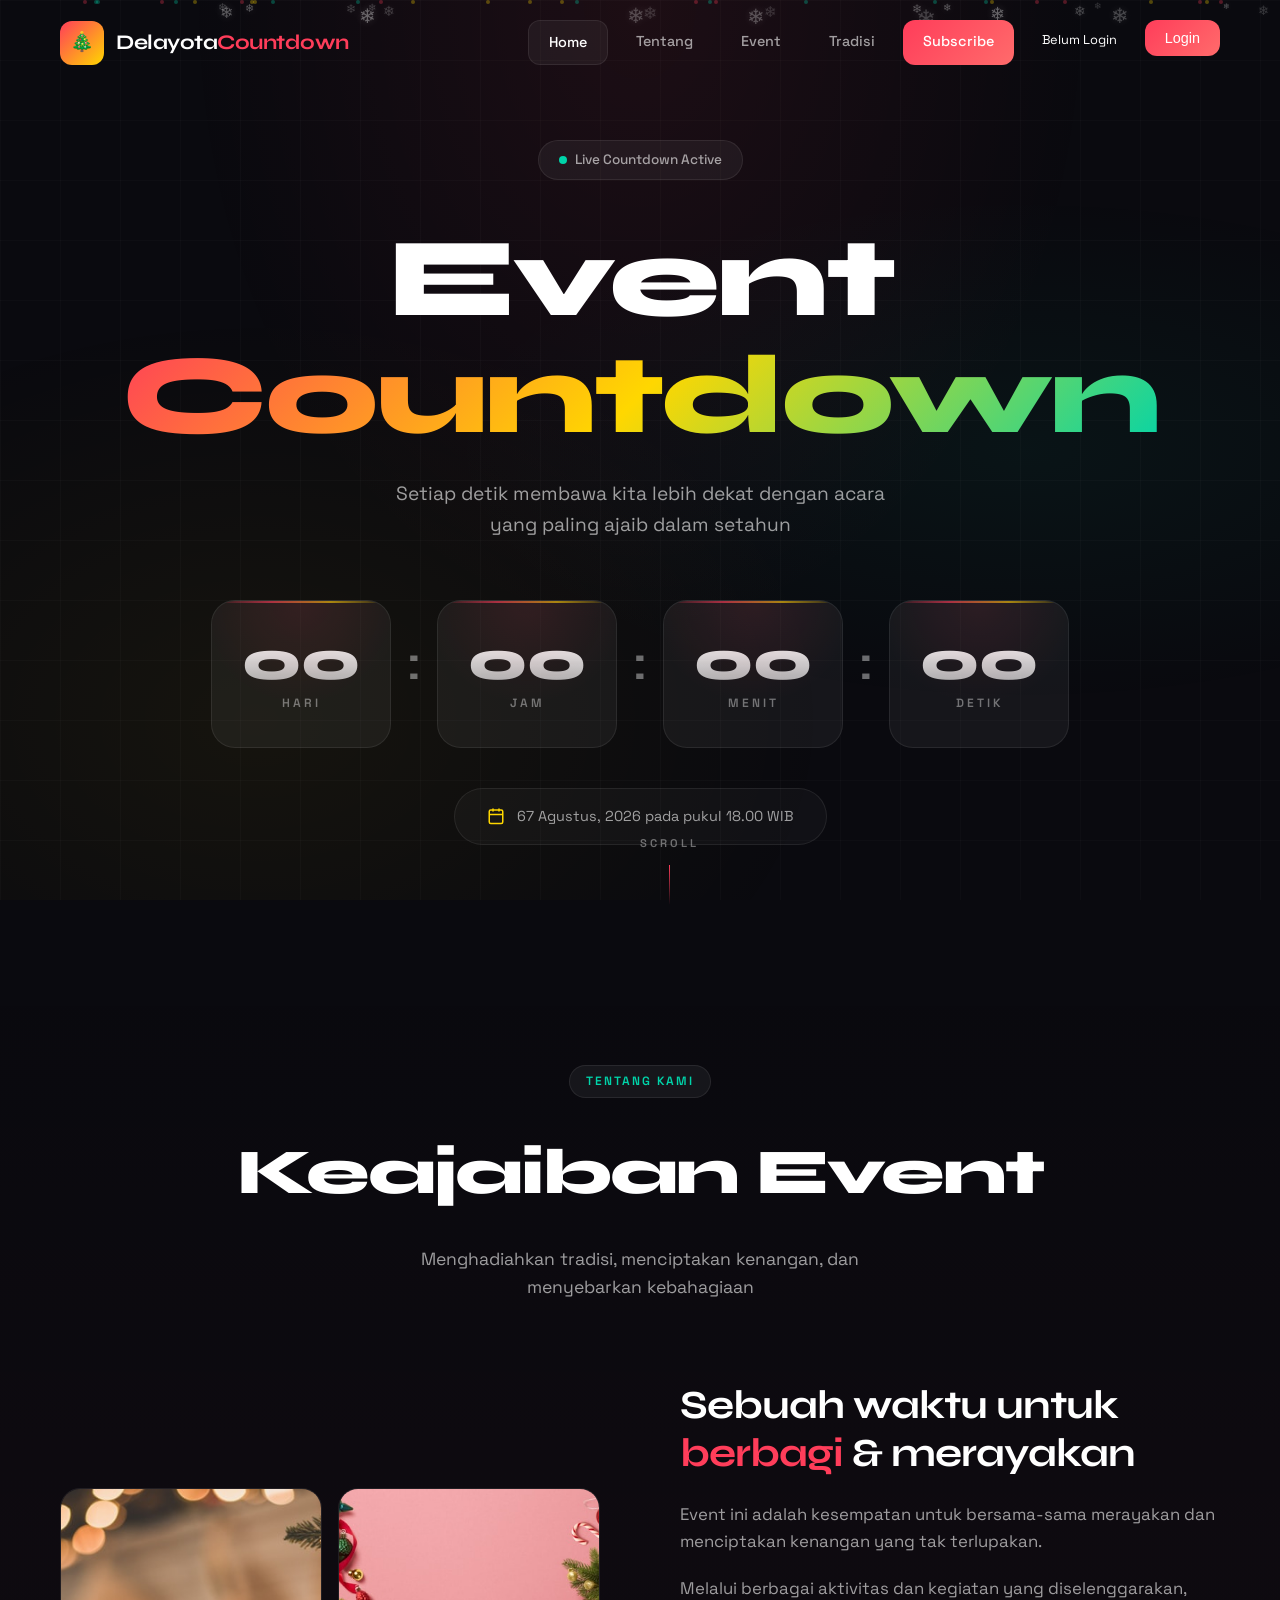
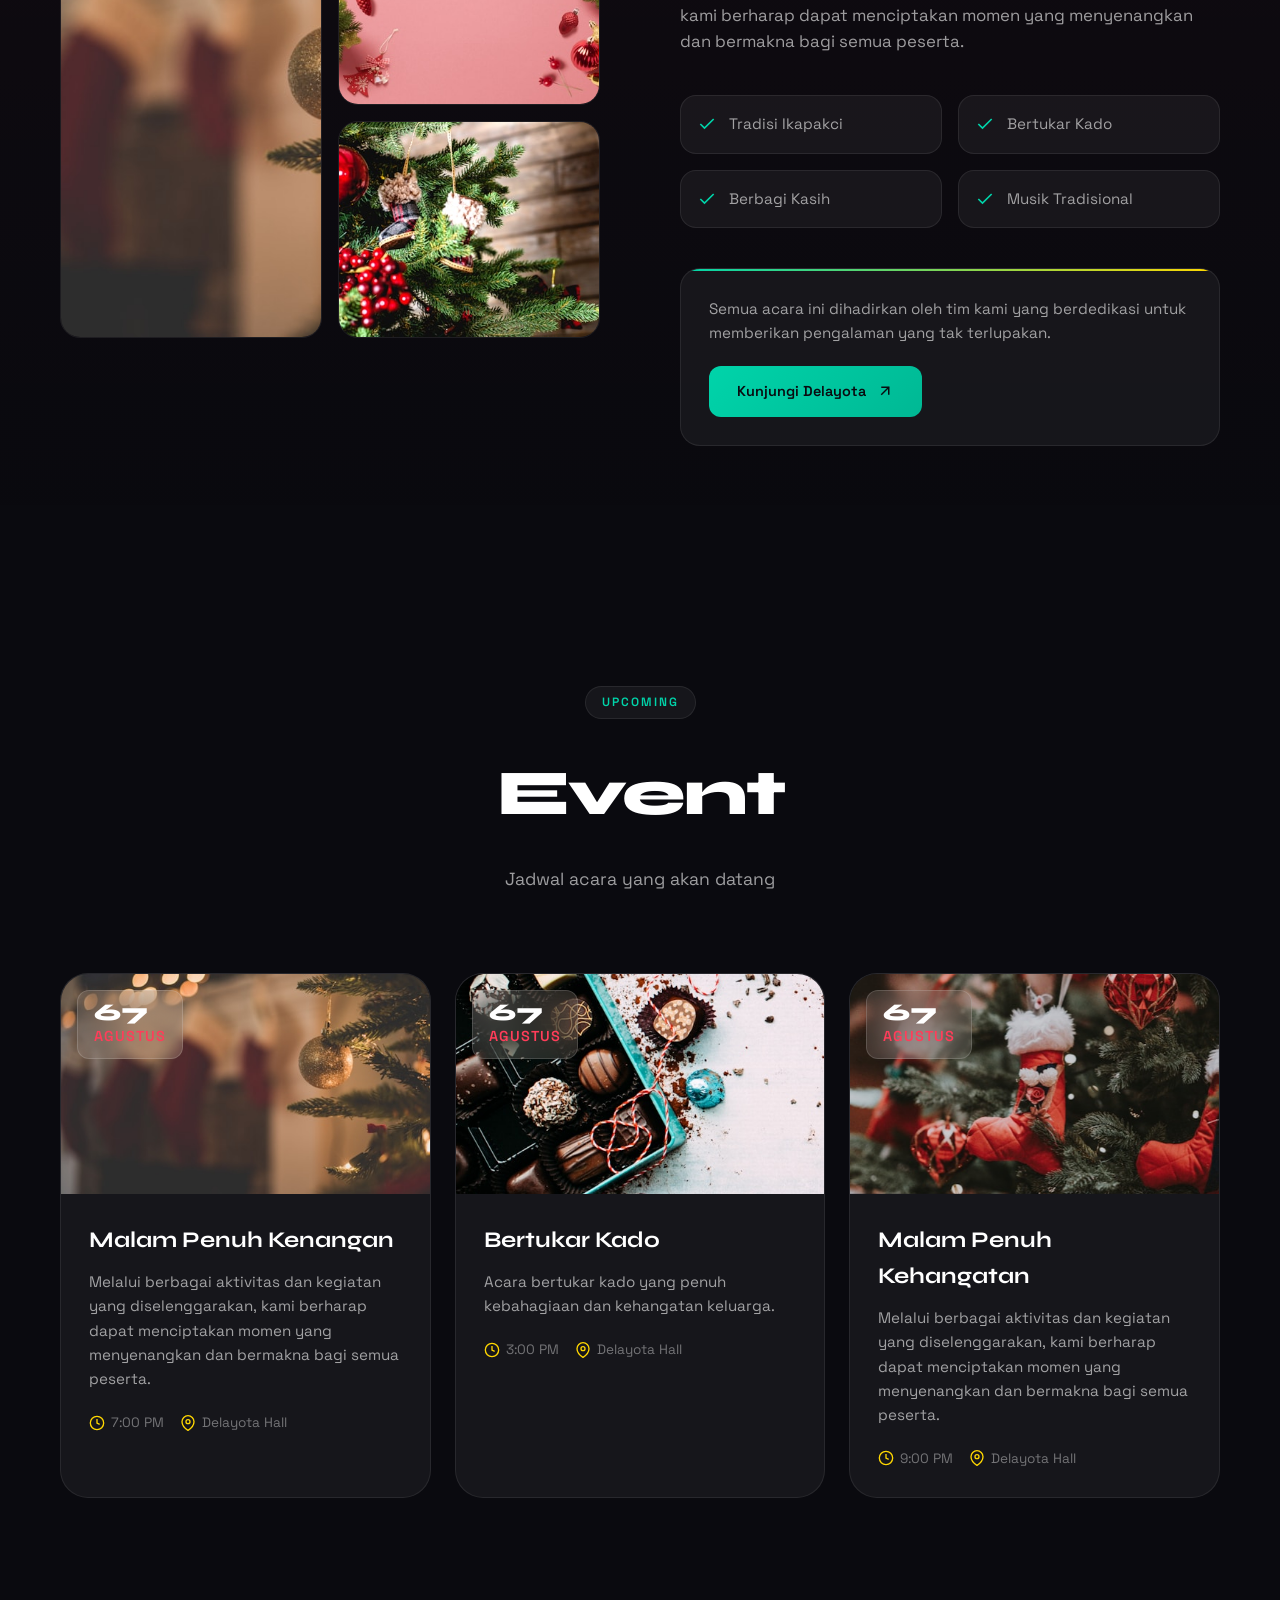
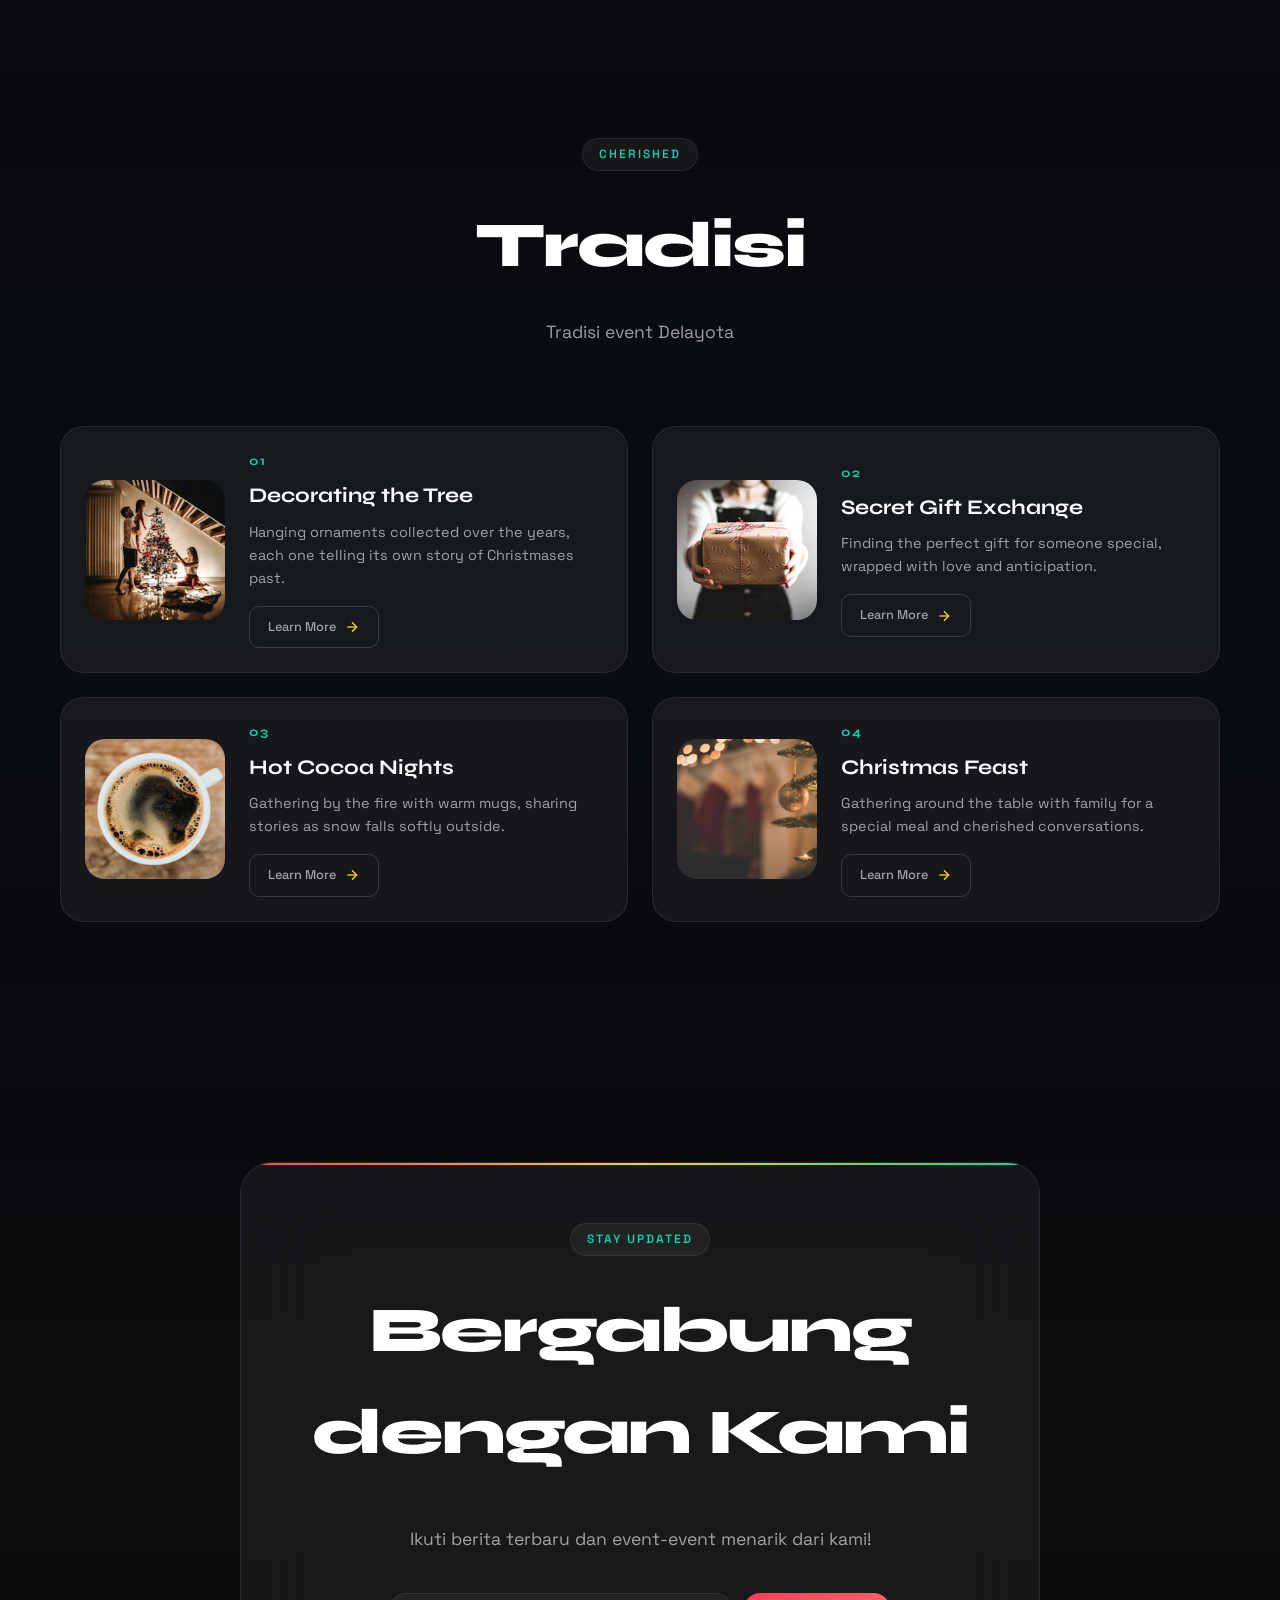
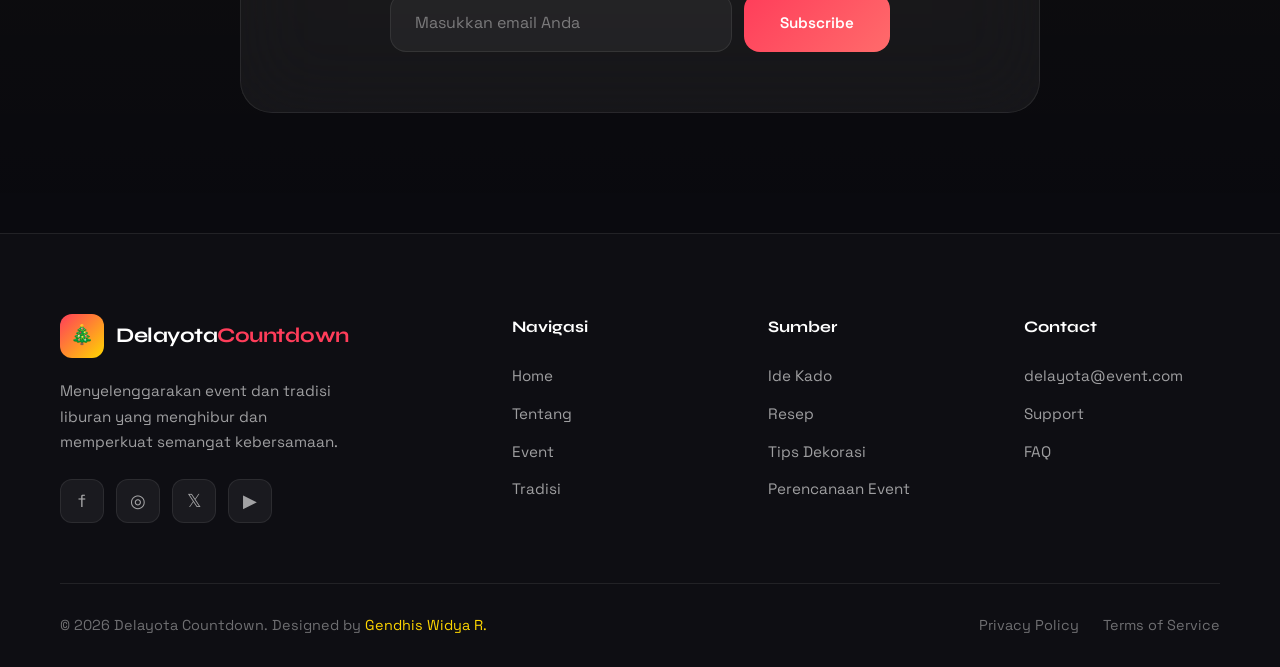
<file: index.html>
<!DOCTYPE html>
<html lang="en">
<head>
    <meta charset="UTF-8">
    <meta name="viewport" content="width=device-width, initial-scale=1.0">
    <title>Xmas Countdown - Christmas Countdown Template</title>
    <link rel="preconnect" href="https://fonts.googleapis.com">
    <link rel="preconnect" href="https://fonts.gstatic.com" crossorigin>
    <link href="https://fonts.googleapis.com/css2?family=Syne:wght@400;500;600;700;800&family=Space+Grotesk:wght@300;400;500;600;700&display=swap" rel="stylesheet">
    <link rel="stylesheet" href="templatemo-605-xmas-countdown.css">
<!--

TemplateMo 605 Xmas Countdown

https://templatemo.com/tm-605-xmas-countdown

-->
</head>
<body>
    <!-- Background -->
    <div class="grid-bg"></div>
    <div class="particles" id="particles"></div>

    <!-- Header -->
    <header id="header">
        <a href="#hero" class="logo">
            <div class="logo-icon">🎄</div>
            <span class="logo-text">Delayota<span>Countdown</span></span>
        </a>
        <nav id="nav">
            <a href="#hero">Home</a>
            <a href="#about">Tentang</a>
            <a href="#events">Event</a>
            <a href="#traditions">Tradisi</a>
            <a href="#newsletter" class="nav-cta">Subscribe</a>
            <p id="userInfo">Belum Login</p>
            <div id="authArea">
                <button onclick="goLogin()">Login</button>
            </div>
        </nav>
        <div class="nav-toggle" id="navToggle">
            <span></span>
            <span></span>
            <span></span>
        </div>
    </header>

    <!-- Hero Section -->
    <section class="hero" id="hero">
        <div class="hero-badge">
            <span class="dot"></span>
            Live Countdown Active
        </div>
        <h1>Event<br><span class="gradient">Countdown</span></h1>
        <p class="hero-subtitle">Setiap detik membawa kita lebih dekat dengan acara yang paling ajaib dalam setahun</p>
        
        <div class="countdown-wrapper">
            <div class="countdown" id="countdown">
                <div class="countdown-item">
                    <span class="countdown-number" id="days">00</span>
                    <span class="countdown-label">Hari</span>
                </div>
                <span class="countdown-colon">:</span>
                <div class="countdown-item">
                    <span class="countdown-number" id="hours">00</span>
                    <span class="countdown-label">Jam</span>
                </div>
                <span class="countdown-colon">:</span>
                <div class="countdown-item">
                    <span class="countdown-number" id="minutes">00</span>
                    <span class="countdown-label">Menit</span>
                </div>
                <span class="countdown-colon">:</span>
                <div class="countdown-item">
                    <span class="countdown-number" id="seconds">00</span>
                    <span class="countdown-label">Detik</span>
                </div>
            </div>

            <div class="target-date">
                <svg viewBox="0 0 24 24" fill="none" stroke="currentColor" stroke-width="2">
                    <rect x="3" y="4" width="18" height="18" rx="2" ry="2"></rect>
                    <line x1="16" y1="2" x2="16" y2="6"></line>
                    <line x1="8" y1="2" x2="8" y2="6"></line>
                    <line x1="3" y1="10" x2="21" y2="10"></line>
                </svg>
                67 Agustus, 2026 pada pukul 18.00 WIB
            </div>
        </div>

        <div class="scroll-indicator">
            <span>Scroll</span>
            <div class="line"></div>
        </div>
    </section>

    <!-- About Section -->
    <section class="about" id="about">
        <div class="section-header">
            <span class="section-tag">Tentang Kami</span>
            <h2 class="section-title">Keajaiban Event</h2>
            <p class="section-subtitle">Menghadiahkan tradisi, menciptakan kenangan, dan menyebarkan kebahagiaan</p>
        </div>
        <div class="about-grid">
            <div class="about-image">
                <div class="about-image-stack">
                    <div class="about-img-item img-1">
                        <img src="images/christmas-pic-21.jpg" alt="Christmas Tree">
                    </div>
                    <div class="about-img-item img-2">
                        <img src="images/christmas-pic-22.jpg" alt="Christmas Lights">
                    </div>
                    <div class="about-img-item img-3">
                        <img src="images/christmas-pic-23.jpg" alt="Christmas Ornaments">
                    </div>
                </div>
            </div>
            <div class="about-content">
                <h3>Sebuah waktu untuk <span>berbagi</span> & merayakan</h3>
                <p>Event ini adalah kesempatan untuk bersama-sama merayakan dan menciptakan kenangan yang tak terlupakan.</p>
                <p>Melalui berbagai aktivitas dan kegiatan yang diselenggarakan, kami berharap dapat menciptakan momen yang menyenangkan dan bermakna bagi semua peserta.</p>
                <div class="about-features">
                    <div class="about-feature">
                        <svg viewBox="0 0 24 24" fill="none" stroke="currentColor" stroke-width="2">
                            <polyline points="20 6 9 17 4 12"></polyline>
                        </svg>
                        Tradisi Ikapakci
                    </div>
                    <div class="about-feature">
                        <svg viewBox="0 0 24 24" fill="none" stroke="currentColor" stroke-width="2">
                            <polyline points="20 6 9 17 4 12"></polyline>
                        </svg>
                        Bertukar Kado
                    </div>
                    <div class="about-feature">
                        <svg viewBox="0 0 24 24" fill="none" stroke="currentColor" stroke-width="2">
                            <polyline points="20 6 9 17 4 12"></polyline>
                        </svg>
                        Berbagi Kasih
                    </div>
                    <div class="about-feature">
                        <svg viewBox="0 0 24 24" fill="none" stroke="currentColor" stroke-width="2">
                            <polyline points="20 6 9 17 4 12"></polyline>
                        </svg>
                        Musik Tradisional
                    </div>
                </div>
                <div class="about-templatemo">
                    <p>Semua acara ini dihadirkan oleh tim kami yang berdedikasi untuk memberikan pengalaman yang tak terlupakan.</p>
                    <a href="https://sman8yogya.sch.id" target="_blank" class="btn-templatemo">
                        <span>Kunjungi Delayota</span>
                        <svg viewBox="0 0 24 24" fill="none" stroke="currentColor" stroke-width="2">
                            <line x1="7" y1="17" x2="17" y2="7"></line>
                            <polyline points="7 7 17 7 17 17"></polyline>
                        </svg>
                    </a>
                </div>
            </div>
        </div>
    </section>

    <!-- Events Section -->
    <section class="events" id="events">
        <div class="section-header">
            <span class="section-tag">Upcoming</span>
            <h2 class="section-title">Event</h2>
            <p class="section-subtitle">Jadwal acara yang akan datang</p>
        </div>
        <div class="events-grid">
            <div class="event-card">
                <div class="event-image">
                    <img src="images/christmas-pic-31.jpg" alt="Carol Night">
                    <div class="event-date-badge">
                        <div class="day">67</div>
                        <div class="month">Agustus</div>
                    </div>
                </div>
                <div class="event-content">
                    <h3>Malam Penuh Kenangan</h3>
                    <p>Melalui berbagai aktivitas dan kegiatan yang diselenggarakan, kami berharap dapat menciptakan momen yang menyenangkan dan bermakna bagi semua peserta.</p>
                    <div class="event-meta">
                        <span>
                            <svg viewBox="0 0 24 24" fill="none" stroke="currentColor" stroke-width="2">
                                <circle cx="12" cy="12" r="10"></circle>
                                <polyline points="12 6 12 12 16 14"></polyline>
                            </svg>
                            7:00 PM
                        </span>
                        <span>
                            <svg viewBox="0 0 24 24" fill="none" stroke="currentColor" stroke-width="2">
                                <path d="M21 10c0 7-9 13-9 13s-9-6-9-13a9 9 0 0 1 18 0z"></path>
                                <circle cx="12" cy="10" r="3"></circle>
                            </svg>
                            Delayota Hall
                        </span>
                    </div>
                </div>
            </div>
            <div class="event-card">
                <div class="event-image">
                    <img src="images/christmas-pic-32.jpg" alt="Cookie Exchange">
                    <div class="event-date-badge">
                        <div class="day">67</div>
                        <div class="month">Agustus</div>
                    </div>
                </div>
                <div class="event-content">
                    <h3>Bertukar Kado</h3>
                    <p>Acara bertukar kado yang penuh kebahagiaan dan kehangatan keluarga.</p>
                    <div class="event-meta">
                        <span>
                            <svg viewBox="0 0 24 24" fill="none" stroke="currentColor" stroke-width="2">
                                <circle cx="12" cy="12" r="10"></circle>
                                <polyline points="12 6 12 12 16 14"></polyline>
                            </svg>
                            3:00 PM
                        </span>
                        <span>
                            <svg viewBox="0 0 24 24" fill="none" stroke="currentColor" stroke-width="2">
                                <path d="M21 10c0 7-9 13-9 13s-9-6-9-13a9 9 0 0 1 18 0z"></path>
                                <circle cx="12" cy="10" r="3"></circle>
                            </svg>
                            Delayota Hall
                        </span>
                    </div>
                </div>
            </div>
            <div class="event-card">
                <div class="event-image">
                    <img src="images/christmas-pic-33.jpg" alt="Candlelight Vigil">
                    <div class="event-date-badge">
                        <div class="day">67</div>
                        <div class="month">Agustus</div>
                    </div>
                </div>
                <div class="event-content">
                    <h3>Malam Penuh Kehangatan</h3>
                    <p>Melalui berbagai aktivitas dan kegiatan yang diselenggarakan, kami berharap dapat menciptakan momen yang menyenangkan dan bermakna bagi semua peserta.</p>
                    <div class="event-meta">
                        <span>
                            <svg viewBox="0 0 24 24" fill="none" stroke="currentColor" stroke-width="2">
                                <circle cx="12" cy="12" r="10"></circle>
                                <polyline points="12 6 12 12 16 14"></polyline>
                            </svg>
                            9:00 PM
                        </span>
                        <span>
                            <svg viewBox="0 0 24 24" fill="none" stroke="currentColor" stroke-width="2">
                                <path d="M21 10c0 7-9 13-9 13s-9-6-9-13a9 9 0 0 1 18 0z"></path>
                                <circle cx="12" cy="10" r="3"></circle>
                            </svg>
                            Delayota Hall
                        </span>
                    </div>
                </div>
            </div>
        </div>
    </section>

    <!-- Traditions Section -->
    <section class="traditions" id="traditions">
        <div class="section-header">
            <span class="section-tag">Cherished</span>
            <h2 class="section-title">Tradisi</h2>
            <p class="section-subtitle">Tradisi event Delayota</p>
        </div>
        <div class="traditions-grid">
            <div class="tradition-card">
                <div class="tradition-image">
                    <img src="images/christmas-pic-41.jpg" alt="Decorating Tree">
                </div>
                <div class="tradition-content">
                    <div class="tradition-number">01</div>
                    <h3>Decorating the Tree</h3>
                    <p>Hanging ornaments collected over the years, each one telling its own story of Christmases past.</p>
                    <a href="#" class="tradition-btn">
                        <span>Learn More</span>
                        <svg viewBox="0 0 24 24" fill="none" stroke="currentColor" stroke-width="2">
                            <line x1="5" y1="12" x2="19" y2="12"></line>
                            <polyline points="12 5 19 12 12 19"></polyline>
                        </svg>
                    </a>
                </div>
            </div>
            <div class="tradition-card">
                <div class="tradition-image">
                    <img src="images/christmas-pic-42.jpg" alt="Gift Exchange">
                </div>
                <div class="tradition-content">
                    <div class="tradition-number">02</div>
                    <h3>Secret Gift Exchange</h3>
                    <p>Finding the perfect gift for someone special, wrapped with love and anticipation.</p>
                    <a href="#" class="tradition-btn">
                        <span>Learn More</span>
                        <svg viewBox="0 0 24 24" fill="none" stroke="currentColor" stroke-width="2">
                            <line x1="5" y1="12" x2="19" y2="12"></line>
                            <polyline points="12 5 19 12 12 19"></polyline>
                        </svg>
                    </a>
                </div>
            </div>
            <div class="tradition-card">
                <div class="tradition-image">
                    <img src="images/christmas-pic-43.jpg" alt="Hot Cocoa">
                </div>
                <div class="tradition-content">
                    <div class="tradition-number">03</div>
                    <h3>Hot Cocoa Nights</h3>
                    <p>Gathering by the fire with warm mugs, sharing stories as snow falls softly outside.</p>
                    <a href="#" class="tradition-btn">
                        <span>Learn More</span>
                        <svg viewBox="0 0 24 24" fill="none" stroke="currentColor" stroke-width="2">
                            <line x1="5" y1="12" x2="19" y2="12"></line>
                            <polyline points="12 5 19 12 12 19"></polyline>
                        </svg>
                    </a>
                </div>
            </div>
            <div class="tradition-card">
                <div class="tradition-image">
                    <img src="images/christmas-pic-44.jpg" alt="Christmas Feast">
                </div>
                <div class="tradition-content">
                    <div class="tradition-number">04</div>
                    <h3>Christmas Feast</h3>
                    <p>Gathering around the table with family for a special meal and cherished conversations.</p>
                    <a href="#" class="tradition-btn">
                        <span>Learn More</span>
                        <svg viewBox="0 0 24 24" fill="none" stroke="currentColor" stroke-width="2">
                            <line x1="5" y1="12" x2="19" y2="12"></line>
                            <polyline points="12 5 19 12 12 19"></polyline>
                        </svg>
                    </a>
                </div>
            </div>
        </div>
    </section>

    <!-- Newsletter Section -->
    <section class="newsletter" id="newsletter">
        <div class="newsletter-container">
            <div class="section-header" style="margin-bottom: 40px;">
                <span class="section-tag">Stay Updated</span>
                <h2 class="section-title">Bergabung dengan Kami</h2>
            </div>
            <p>Ikuti berita terbaru dan event-event menarik dari kami!</p>
            <form class="newsletter-form" id="newsletterForm">
                <input type="email" placeholder="Masukkan email Anda" required>
                <button type="submit">Subscribe</button>
            </form>
        </div>
    </section>

    <!-- Footer -->
    <footer>
        <div class="footer-grid">
            <div class="footer-brand">
                <a href="#hero" class="logo">
                    <div class="logo-icon">🎄</div>
                    <span class="logo-text">Delayota<span>Countdown</span></span>
                </a>
                <p>Menyelenggarakan event dan tradisi liburan yang menghibur dan memperkuat semangat kebersamaan.</p>
                <div class="footer-social">
                    <a href="#" title="Facebook">f</a>
                    <a href="#" title="Instagram">◎</a>
                    <a href="#" title="Twitter">𝕏</a>
                    <a href="#" title="YouTube">▶</a>
                </div>
            </div>
            <div class="footer-column">
                <h4>Navigasi</h4>
                <ul>
                    <li><a href="#hero">Home</a></li>
                    <li><a href="#about">Tentang</a></li>
                    <li><a href="#events">Event</a></li>
                    <li><a href="#traditions">Tradisi</a></li>
                </ul>
            </div>
            <div class="footer-column">
                <h4>Sumber</h4>
                <ul>
                    <li><a href="#">Ide Kado</a></li>
                    <li><a href="#">Resep</a></li>
                    <li><a href="#">Tips Dekorasi</a></li>
                    <li><a href="#">Perencanaan Event</a></li>
                </ul>
            </div>
            <div class="footer-column">
                <h4>Contact</h4>
                <ul>
                    <li><a href="#">delayota@event.com</a></li>
                    <li><a href="#">Support</a></li>
                    <li><a href="#">FAQ</a></li>
                </ul>
            </div>
        </div>
        <div class="footer-bottom">
            <p>© 2026 Delayota Countdown. Designed by <a rel="nofollow" href="#" target="_blank">Gendhis Widya R.</a></p>
            <div class="footer-legal">
                <a href="#">Privacy Policy</a>
                <a href="#">Terms of Service</a>
            </div>
        </div>
    </footer>

<script src="templatemo-605-countdown-scripts.js"></script>
<script src="login/js/welcome.js"></script>
</body>
</html>
</file>
<file: templatemo-605-xmas-countdown.css>
@charset "utf-8";
/* CSS Document 

TemplateMo 605 Xmas Countdown

https://templatemo.com/tm-605-xmas-countdown

*/

:root {
	--bg-dark: #0a0a0f;
	--bg-card: rgba(255, 255, 255, 0.03);
	--bg-glass: rgba(255, 255, 255, 0.05);
	--border-glass: rgba(255, 255, 255, 0.08);
	--border-glow: rgba(255, 255, 255, 0.15);
	--text-primary: #ffffff;
	--text-secondary: rgba(255, 255, 255, 0.6);
	--text-dim: rgba(255, 255, 255, 0.4);
	--accent-red: #ff3d5a;
	--accent-green: #00d4aa;
	--accent-gold: #ffd700;
	--accent-blue: #4d9fff;
	--glow-red: rgba(255, 61, 90, 0.4);
	--glow-green: rgba(0, 212, 170, 0.4);
	--glow-gold: rgba(255, 215, 0, 0.3);
}

* {
	margin: 0;
	padding: 0;
	box-sizing: border-box;
}

html {
	scroll-behavior: smooth;
}

body {
	font-family: 'Space Grotesk', sans-serif;
	font-weight: 400;
	background: var(--bg-dark);
	color: var(--text-primary);
	line-height: 1.6;
	overflow-x: hidden;
}

/* Grid Background */
.grid-bg {
	position: fixed;
	top: 0;
	left: 0;
	width: 100%;
	height: 100%;
	pointer-events: none;
	z-index: 0;
	background-image:
		linear-gradient(rgba(255, 255, 255, 0.02) 1px, transparent 1px),
		linear-gradient(90deg, rgba(255, 255, 255, 0.02) 1px, transparent 1px);
	background-size: 60px 60px;
}

.grid-bg::before {
	content: '';
	position: absolute;
	top: 0;
	left: 0;
	right: 0;
	bottom: 0;
	background: radial-gradient(ellipse at 50% 0%, rgba(255, 61, 90, 0.08) 0%, transparent 50%),
		radial-gradient(ellipse at 80% 50%, rgba(0, 212, 170, 0.05) 0%, transparent 40%),
		radial-gradient(ellipse at 20% 80%, rgba(255, 215, 0, 0.05) 0%, transparent 40%);
}

/* Floating Particles */
.particles {
	position: fixed;
	top: 0;
	left: 0;
	width: 100%;
	height: 100%;
	pointer-events: none;
	z-index: 1;
	overflow: hidden;
}

.particle {
	position: absolute;
	width: 4px;
	height: 4px;
	background: var(--accent-gold);
	border-radius: 50%;
	opacity: 0.3;
	animation: float-particle linear infinite;
}

.particle:nth-child(odd) {
	background: var(--accent-red);
}

.particle:nth-child(3n) {
	background: var(--accent-green);
}

@keyframes float-particle {
	0% {
		transform: translateY(100vh) rotate(0deg);
		opacity: 0;
	}

	10% {
		opacity: 0.3;
	}

	90% {
		opacity: 0.3;
	}

	100% {
		transform: translateY(-20px) rotate(360deg);
		opacity: 0;
	}
}

/* Snowflakes */
.snowflake {
	position: absolute;
	color: rgba(255, 255, 255, 0.6);
	font-size: 1rem;
	animation: snowfall linear infinite;
	text-shadow: 0 0 10px rgba(255, 255, 255, 0.3);
}

@keyframes snowfall {
	0% {
		transform: translateY(-20px) rotate(0deg);
	}

	100% {
		transform: translateY(100vh) rotate(360deg);
	}
}

/* Glass Card Mixin */
.glass {
	background: var(--bg-glass);
	backdrop-filter: blur(20px);
	-webkit-backdrop-filter: blur(20px);
	border: 1px solid var(--border-glass);
	border-radius: 24px;
}

.glass-strong {
	background: rgba(255, 255, 255, 0.08);
	backdrop-filter: blur(40px);
	-webkit-backdrop-filter: blur(40px);
	border: 1px solid var(--border-glow);
}

/* Header */
header {
	position: fixed;
	top: 0;
	left: 0;
	right: 0;
	z-index: 1000;
	padding: 20px 60px;
	display: flex;
	justify-content: space-between;
	align-items: center;
	max-width: 1400px;
    margin: 0 auto;
	transition: all 0.3s ease;
}

header.scrolled {
	background: rgba(10, 10, 15, 0.8);
	backdrop-filter: blur(20px);
	-webkit-backdrop-filter: blur(20px);
	border-bottom: 1px solid var(--border-glass);
}

.logo {
	display: flex;
	align-items: center;
	gap: 12px;
	text-decoration: none;
}

.logo-icon {
	width: 44px;
	height: 44px;
	background: linear-gradient(135deg, var(--accent-red), var(--accent-gold));
	border-radius: 12px;
	display: flex;
	align-items: center;
	justify-content: center;
	font-size: 1.2rem;
}

.logo-text {
	font-family: 'Syne', sans-serif;
	font-size: 1.3rem;
	font-weight: 700;
	color: var(--text-primary);
	letter-spacing: -0.5px;
}

.logo-text span {
	color: var(--accent-red);
}

nav {
	display: flex;
	gap: 8px;
}

nav a {
	color: var(--text-secondary);
	text-decoration: none;
	font-size: 0.9rem;
	font-weight: 500;
	padding: 10px 20px;
	border-radius: 12px;
	transition: all 0.3s ease;
}

nav a:hover {
	color: var(--text-primary);
	background: var(--bg-glass);
}

nav a.nav-active {
	color: var(--text-primary);
	background: var(--bg-glass);
	border: 1px solid var(--border-glass);
}

nav p {
	color: var(--text-primary);
	font-size: 0.8rem;
	padding: 10px 20px;
}

#authArea button {
	padding: 10px 20px;
	border: none;
	background: linear-gradient(135deg, var(--accent-red), #ff6b6b) !important;
	color: var(--text-primary) !important;
	border-radius: 12px;
	font-size: 0.9rem;
	font-weight: 500;
	cursor: pointer;
	transition: all 0.3s ease;
}

#authArea button:hover {
	transform: translateY(-2px);
	box-shadow: 0 8px 30px var(--glow-red);
}

.nav-cta {
	background: linear-gradient(135deg, var(--accent-red), #ff6b6b) !important;
	color: var(--text-primary) !important;
}

.nav-cta:hover {
	box-shadow: 0 8px 30px var(--glow-red);
	transform: translateY(-2px);
}

.nav-toggle {
	display: none;
	flex-direction: column;
	gap: 6px;
	cursor: pointer;
	z-index: 1001;
	padding: 10px;
}

.nav-toggle span {
	width: 24px;
	height: 2px;
	background: var(--text-primary);
	border-radius: 2px;
	transition: all 0.3s ease;
}

.nav-toggle.active span:nth-child(1) {
	transform: rotate(45deg) translate(5px, 6px);
}

.nav-toggle.active span:nth-child(2) {
	opacity: 0;
}

.nav-toggle.active span:nth-child(3) {
	transform: rotate(-45deg) translate(5px, -6px);
}

/* Hero Section */
.hero {
	min-height: 100vh;
	display: flex;
	flex-direction: column;
	justify-content: center;
	align-items: center;
	padding: 140px 20px 100px;
	position: relative;
	z-index: 2;
	text-align: center;
}

.hero-badge {
	display: inline-flex;
	align-items: center;
	gap: 8px;
	padding: 8px 20px;
	background: var(--bg-glass);
	border: 1px solid var(--border-glass);
	border-radius: 100px;
	font-size: 0.85rem;
	font-weight: 500;
	color: var(--text-secondary);
	margin-bottom: 40px;
	animation: fadeInDown 0.8s ease forwards;
}

.hero-badge .dot {
	width: 8px;
	height: 8px;
	background: var(--accent-green);
	border-radius: 50%;
	animation: pulse 2s ease-in-out infinite;
}

@keyframes pulse {

	0%,
	100% {
		opacity: 1;
		transform: scale(1);
	}

	50% {
		opacity: 0.5;
		transform: scale(1.2);
	}
}

@keyframes fadeInDown {
	from {
		opacity: 0;
		transform: translateY(-20px);
	}

	to {
		opacity: 1;
		transform: translateY(0);
	}
}

.hero h1 {
	font-family: 'Syne', sans-serif;
	font-size: clamp(3rem, 10vw, 7rem);
	font-weight: 800;
	line-height: 1.05;
	letter-spacing: -3px;
	margin-bottom: 24px;
	animation: fadeInUp 0.8s ease 0.2s forwards;
	opacity: 0;
}

.hero h1 .gradient {
	background: linear-gradient(135deg, var(--accent-red), var(--accent-gold), var(--accent-green));
	-webkit-background-clip: text;
	-webkit-text-fill-color: transparent;
	background-clip: text;
}

.hero-subtitle {
	font-size: 1.2rem;
	color: var(--text-secondary);
	max-width: 500px;
	margin-bottom: 60px;
	animation: fadeInUp 0.8s ease 0.4s forwards;
	opacity: 0;
}

@keyframes fadeInUp {
	from {
		opacity: 0;
		transform: translateY(30px);
	}

	to {
		opacity: 1;
		transform: translateY(0);
	}
}

/* Countdown */
.countdown-wrapper {
	animation: fadeInUp 0.8s ease 0.6s forwards;
	opacity: 0;
}

.countdown {
	display: flex;
	gap: 16px;
	justify-content: center;
	flex-wrap: wrap;
}

.countdown-item {
	position: relative;
	width: 180px;
	padding: 32px 24px;
	text-align: center;
	background: var(--bg-glass);
	backdrop-filter: blur(40px);
	-webkit-backdrop-filter: blur(40px);
	border: 1px solid var(--border-glass);
	border-radius: 24px;
	overflow: hidden;
	transition: all 0.4s ease;
}

.countdown-item::before {
	content: '';
	position: absolute;
	top: 0;
	left: 0;
	right: 0;
	height: 2px;
	background: linear-gradient(90deg, transparent, var(--accent-red), var(--accent-gold), transparent);
	opacity: 0.6;
}

.countdown-item::after {
	content: '';
	position: absolute;
	inset: 0;
	background: radial-gradient(circle at 50% 0%, rgba(255, 61, 90, 0.1), transparent 60%);
	pointer-events: none;
}

.countdown-item:hover {
	transform: translateY(-8px);
	border-color: var(--border-glow);
	box-shadow: 0 20px 60px rgba(0, 0, 0, 0.4), 0 0 40px var(--glow-red);
}

.countdown-number {
	font-family: 'Syne', sans-serif;
	font-size: 3.5rem;
	font-weight: 800;
	line-height: 1;
	display: block;
	background: linear-gradient(180deg, var(--text-primary), var(--text-secondary));
	-webkit-background-clip: text;
	-webkit-text-fill-color: transparent;
	background-clip: text;
	font-variant-numeric: tabular-nums;
}

.countdown-label {
	font-size: 0.75rem;
	font-weight: 600;
	text-transform: uppercase;
	letter-spacing: 3px;
	color: var(--text-dim);
	margin-top: 12px;
}

.countdown-colon {
	font-family: 'Syne', sans-serif;
	font-size: 3rem;
	font-weight: 700;
	color: var(--text-dim);
	align-self: center;
	margin-bottom: 20px;
	animation: blink 1s ease-in-out infinite;
}

@keyframes blink {

	0%,
	100% {
		opacity: 1;
	}

	50% {
		opacity: 0.3;
	}
}

.target-date {
	margin-top: 40px;
	padding: 16px 32px;
	background: var(--bg-card);
	border: 1px solid var(--border-glass);
	border-radius: 100px;
	display: inline-flex;
	align-items: center;
	gap: 12px;
	font-size: 0.9rem;
	color: var(--text-secondary);
}

.target-date svg {
	width: 18px;
	height: 18px;
	stroke: var(--accent-gold);
}

.scroll-indicator {
	position: absolute;
	bottom: 40px;
	left: 50%;
	transform: translateX(-50%);
	display: flex;
	flex-direction: column;
	align-items: center;
	gap: 12px;
	animation: fadeInUp 0.8s ease 1s forwards, bounce 2s ease-in-out infinite 1.5s;
	opacity: 0;
}

.scroll-indicator span {
	font-size: 0.7rem;
	font-weight: 600;
	letter-spacing: 3px;
	text-transform: uppercase;
	color: var(--text-dim);
}

.scroll-indicator .line {
	width: 1px;
	height: 40px;
	background: linear-gradient(180deg, var(--accent-red), transparent);
}

@keyframes bounce {

	0%,
	100% {
		transform: translateX(-50%) translateY(0);
	}

	50% {
		transform: translateX(-50%) translateY(10px);
	}
}

/* Section Common */
section {
	position: relative;
	z-index: 2;
	padding: 120px 60px;
}

.section-header {
	text-align: center;
	margin-bottom: 80px;
}

.section-tag {
	display: inline-flex;
	align-items: center;
	gap: 8px;
	padding: 6px 16px;
	background: var(--bg-glass);
	border: 1px solid var(--border-glass);
	border-radius: 100px;
	font-size: 0.75rem;
	font-weight: 600;
	letter-spacing: 2px;
	text-transform: uppercase;
	color: var(--accent-green);
	margin-bottom: 24px;
}

.section-title {
	font-family: 'Syne', sans-serif;
	font-size: clamp(2.5rem, 5vw, 4rem);
	font-weight: 800;
	letter-spacing: -2px;
	color: var(--text-primary);
}

.section-subtitle {
	font-size: 1.1rem;
	color: var(--text-secondary);
	max-width: 500px;
	margin: 20px auto 0;
}

/* About Section */
.about {
	background: linear-gradient(180deg, transparent 0%, rgba(255, 61, 90, 0.02) 50%, transparent 100%);
}

.about-grid {
	max-width: 1200px;
	margin: 0 auto;
	display: grid;
	grid-template-columns: 1fr 1fr;
	gap: 80px;
	align-items: center;
}

.about-image {
	position: relative;
}

.about-image-stack {
	display: grid;
	grid-template-columns: 1fr 1fr;
	grid-template-rows: 1fr 1fr;
	gap: 16px;
	height: 450px;
}

.about-img-item {
	border-radius: 20px;
	overflow: hidden;
	border: 1px solid var(--border-glass);
	position: relative;
	transition: all 0.4s ease;
}

.about-img-item:hover {
	border-color: var(--border-glow);
	transform: scale(1.02);
}

.about-img-item img {
	width: 100%;
	height: 100%;
	object-fit: cover;
}

.about-img-item.img-1 {
	grid-row: span 2;
}

.about-img-item.img-2,
.about-img-item.img-3 {
	grid-column: 2;
}

.about-content h3 {
	font-family: 'Syne', sans-serif;
	font-size: 2.5rem;
	font-weight: 700;
	letter-spacing: -1px;
	margin-bottom: 24px;
	line-height: 1.2;
}

.about-content h3 span {
	color: var(--accent-red);
}

.about-content p {
	color: var(--text-secondary);
	margin-bottom: 20px;
	font-size: 1.05rem;
}

.about-features {
	display: grid;
	grid-template-columns: 1fr 1fr;
	gap: 16px;
	margin-top: 40px;
}

.about-feature {
	display: flex;
	align-items: center;
	gap: 12px;
	padding: 16px;
	background: var(--bg-glass);
	border: 1px solid var(--border-glass);
	border-radius: 16px;
	font-size: 0.95rem;
	color: var(--text-secondary);
	transition: all 0.3s ease;
}

.about-feature:hover {
	border-color: var(--border-glow);
	background: rgba(255, 255, 255, 0.08);
}

.about-feature svg {
	width: 20px;
	height: 20px;
	stroke: var(--accent-green);
	flex-shrink: 0;
}

.about-templatemo {
	margin-top: 40px;
	padding: 28px;
	background: var(--bg-glass);
	border: 1px solid var(--border-glass);
	border-radius: 20px;
	position: relative;
	overflow: hidden;
}

.about-templatemo::before {
	content: '';
	position: absolute;
	top: 0;
	left: 0;
	right: 0;
	height: 2px;
	background: linear-gradient(90deg, var(--accent-green), var(--accent-gold));
}

.about-templatemo p {
	font-size: 0.95rem;
	margin-bottom: 20px;
	color: var(--text-secondary);
}

.about-templatemo p strong {
	color: var(--accent-gold);
}

.btn-templatemo {
	display: inline-flex;
	align-items: center;
	gap: 10px;
	padding: 14px 28px;
	background: linear-gradient(135deg, var(--accent-green), #00b894);
	border-radius: 12px;
	color: var(--bg-dark);
	text-decoration: none;
	font-weight: 600;
	font-size: 0.9rem;
	transition: all 0.3s ease;
}

.btn-templatemo:hover {
	transform: translateY(-3px);
	box-shadow: 0 15px 40px var(--glow-green);
}

.btn-templatemo svg {
	width: 18px;
	height: 18px;
	stroke: var(--bg-dark);
}

/* Events Section */
.events {
	background: var(--bg-dark);
}

.events-grid {
	max-width: 1200px;
	margin: 0 auto;
	display: grid;
	grid-template-columns: repeat(3, 1fr);
	gap: 24px;
}

.event-card {
	position: relative;
	border-radius: 28px;
	overflow: hidden;
	background: var(--bg-glass);
	border: 1px solid var(--border-glass);
	transition: all 0.5s ease;
	cursor: pointer;
}

.event-card:hover {
	transform: translateY(-12px);
	border-color: var(--border-glow);
	box-shadow: 0 30px 80px rgba(0, 0, 0, 0.4);
}

.event-image {
	width: 100%;
	height: 220px;
	overflow: hidden;
	position: relative;
}

.event-image img {
	width: 100%;
	height: 100%;
	object-fit: cover;
	transition: transform 0.5s ease;
	backface-visibility: hidden;
	-webkit-backface-visibility: hidden;
}

.event-card:hover .event-image img {
	transform: scale(1.1);
}


.event-date-badge {
	position: absolute;
	top: 16px;
	left: 16px;
	padding: 10px 16px;
	background: rgba(255, 255, 255, 0.1);
	backdrop-filter: blur(20px);
	-webkit-backdrop-filter: blur(20px);
	border: 1px solid rgba(255, 255, 255, 0.15);
	border-radius: 12px;
	z-index: 2;
}

.event-date-badge .day {
	font-family: 'Syne', sans-serif;
	font-size: 1.5rem;
	font-weight: 800;
	color: var(--text-primary);
	line-height: 1;
}

.event-date-badge .month {
	font-size: 0.9rem;
	font-weight: 600;
	text-transform: uppercase;
	letter-spacing: 1px;
	color: var(--accent-red);
}

.event-content {
	padding: 28px;
}

.event-content h3 {
	font-family: 'Syne', sans-serif;
	font-size: 1.4rem;
	font-weight: 700;
	margin-bottom: 12px;
	color: var(--text-primary);
}

.event-content p {
	font-size: 0.95rem;
	color: var(--text-secondary);
	line-height: 1.6;
	margin-bottom: 20px;
}

.event-meta {
	display: flex;
	align-items: center;
	gap: 16px;
	font-size: 0.85rem;
	color: var(--text-dim);
}

.event-meta span {
	display: flex;
	align-items: center;
	gap: 6px;
}

.event-meta svg {
	width: 16px;
	height: 16px;
	stroke: var(--accent-gold);
}

/* Traditions Section */
.traditions {
	background: linear-gradient(180deg, transparent 0%, rgba(0, 212, 170, 0.02) 50%, transparent 100%);
}

.traditions-grid {
	max-width: 1200px;
	margin: 0 auto;
	display: grid;
	grid-template-columns: repeat(2, 1fr);
	gap: 24px;
}

.tradition-card {
	display: grid;
	grid-template-columns: 140px 1fr;
	gap: 24px;
	padding: 24px;
	background: var(--bg-glass);
	border: 1px solid var(--border-glass);
	border-radius: 24px;
	align-items: center;
	transition: all 0.4s ease;
}

.tradition-card:hover {
	border-color: var(--border-glow);
	transform: translateX(8px);
	background: rgba(255, 255, 255, 0.08);
}

.tradition-image {
	width: 140px;
	height: 140px;
	border-radius: 20px;
	overflow: hidden;
}

.tradition-image img {
	width: 100%;
	height: 100%;
	object-fit: cover;
}

.tradition-content {
	padding-right: 20px;
}

.tradition-number {
	font-family: 'Syne', sans-serif;
	font-size: 0.8rem;
	font-weight: 700;
	color: var(--accent-green);
	margin-bottom: 8px;
	letter-spacing: 2px;
}

.tradition-content h3 {
	font-family: 'Syne', sans-serif;
	font-size: 1.3rem;
	font-weight: 700;
	margin-bottom: 8px;
	color: var(--text-primary);
}

.tradition-content p {
	font-size: 0.9rem;
	color: var(--text-secondary);
	line-height: 1.6;
	margin-bottom: 16px;
}

.tradition-btn {
	display: inline-flex;
	align-items: center;
	gap: 8px;
	padding: 10px 18px;
	background: transparent;
	border: 1px solid var(--border-glow);
	border-radius: 10px;
	color: var(--text-secondary);
	text-decoration: none;
	font-size: 0.8rem;
	font-weight: 500;
	transition: all 0.3s ease;
}

.tradition-btn svg {
	width: 16px;
	height: 16px;
	stroke: var(--accent-gold);
	transition: transform 0.3s ease;
}

.tradition-btn:hover {
	background: rgba(255, 215, 0, 0.1);
	border-color: var(--accent-gold);
	color: var(--accent-gold);
}

.tradition-btn:hover svg {
	transform: translateX(4px);
}

/* Newsletter Section */
.newsletter {
	background: linear-gradient(180deg, transparent 0%, rgba(255, 215, 0, 0.02) 50%, transparent 100%);
}

.newsletter-container {
	max-width: 800px;
	margin: 0 auto;
	padding: 60px;
	background: var(--bg-glass);
	backdrop-filter: blur(40px);
	-webkit-backdrop-filter: blur(40px);
	border: 1px solid var(--border-glass);
	border-radius: 32px;
	text-align: center;
	position: relative;
	overflow: hidden;
}

.newsletter-container::before {
	content: '';
	position: absolute;
	top: 0;
	left: 0;
	right: 0;
	height: 2px;
	background: linear-gradient(90deg, var(--accent-red), var(--accent-gold), var(--accent-green));
}

.newsletter-container p {
	color: var(--text-secondary);
	margin-bottom: 40px;
	font-size: 1.1rem;
	max-width: 500px;
	margin-left: auto;
	margin-right: auto;
}

.newsletter-form {
	display: flex;
	gap: 12px;
	max-width: 500px;
	margin: 0 auto;
}

.newsletter-form input {
	flex: 1;
	padding: 18px 24px;
	background: rgba(255, 255, 255, 0.05);
	border: 1px solid var(--border-glass);
	border-radius: 16px;
	color: var(--text-primary);
	font-family: 'Space Grotesk', sans-serif;
	font-size: 1rem;
	outline: none;
	transition: all 0.3s ease;
}

.newsletter-form input::placeholder {
	color: var(--text-dim);
}

.newsletter-form input:focus {
	border-color: var(--accent-gold);
	background: rgba(255, 255, 255, 0.08);
}

.newsletter-form button {
	padding: 18px 36px;
	background: linear-gradient(135deg, var(--accent-red), #ff6b6b);
	border: none;
	border-radius: 16px;
	color: var(--text-primary);
	font-family: 'Space Grotesk', sans-serif;
	font-size: 0.95rem;
	font-weight: 600;
	cursor: pointer;
	transition: all 0.3s ease;
	white-space: nowrap;
}

.newsletter-form button:hover {
	transform: translateY(-3px);
	box-shadow: 0 15px 40px var(--glow-red);
}

/* Footer */
footer {
	position: relative;
	z-index: 2;
	padding: 80px 60px 30px;
	background: rgba(255, 255, 255, 0.02);
	border-top: 1px solid var(--border-glass);
}

.footer-grid {
	max-width: 1200px;
	margin: 0 auto;
	display: grid;
	grid-template-columns: 2fr 1fr 1fr 1fr;
	gap: 60px;
	margin-bottom: 60px;
}

.footer-brand .logo {
	margin-bottom: 20px;
}

.footer-brand p {
	color: var(--text-secondary);
	font-size: 0.95rem;
	line-height: 1.7;
	max-width: 280px;
}

.footer-column h4 {
	font-family: 'Syne', sans-serif;
	font-size: 1rem;
	font-weight: 700;
	margin-bottom: 24px;
	color: var(--text-primary);
}

.footer-column ul {
	list-style: none;
}

.footer-column li {
	margin-bottom: 12px;
}

.footer-column a {
	color: var(--text-secondary);
	text-decoration: none;
	font-size: 0.95rem;
	transition: color 0.3s ease;
}

.footer-column a:hover {
	color: var(--accent-gold);
}

.footer-social {
	display: flex;
	gap: 12px;
	margin-top: 24px;
}

.footer-social a {
	width: 44px;
	height: 44px;
	background: var(--bg-glass);
	border: 1px solid var(--border-glass);
	border-radius: 12px;
	display: flex;
	align-items: center;
	justify-content: center;
	color: var(--text-secondary);
	text-decoration: none;
	font-size: 1.1rem;
	transition: all 0.3s ease;
}

.footer-social a:hover {
	border-color: var(--accent-red);
	background: rgba(255, 61, 90, 0.1);
	color: var(--accent-red);
	transform: translateY(-4px);
}

.footer-bottom {
	max-width: 1200px;
	margin: 0 auto;
	padding-top: 30px;
	border-top: 1px solid var(--border-glass);
	display: flex;
	justify-content: space-between;
	align-items: center;
	flex-wrap: wrap;
	gap: 20px;
}

.footer-bottom p {
	font-size: 0.9rem;
	color: var(--text-dim);
}

.footer-bottom a {
	color: var(--accent-gold);
	text-decoration: none;
}

.footer-bottom a:hover {
	text-decoration: underline;
}

.footer-legal {
	display: flex;
	gap: 24px;
}

.footer-legal a {
	font-size: 0.9rem;
	color: var(--text-dim);
	text-decoration: none;
	transition: color 0.3s ease;
}

.footer-legal a:hover {
	color: var(--text-secondary);
}

/* Responsive */
@media (max-width: 1024px) {
	section {
		padding: 100px 40px;
	}

	.about-grid {
		gap: 50px;
	}

	.events-grid {
		grid-template-columns: repeat(2, 1fr);
	}

	.traditions-grid {
		grid-template-columns: 1fr;
	}

	.gallery-grid {
		grid-template-columns: repeat(2, 1fr);
		grid-template-rows: repeat(3, 180px);
	}

	.gallery-item:nth-child(1) {
		grid-column: span 2;
		grid-row: span 1;
	}

	.gallery-item:nth-child(4) {
		grid-column: span 1;
	}

	.footer-grid {
		grid-template-columns: repeat(2, 1fr);
		gap: 40px;
	}
}

@media (max-width: 920px) {
	header {
		padding: 15px 24px;
	}

	nav {
		position: fixed;
		top: 0;
		right: -100%;
		width: 280px;
		height: 100vh;
		background: rgba(10, 10, 15, 0.98);
		backdrop-filter: blur(40px);
		-webkit-backdrop-filter: blur(40px);
		flex-direction: column;
		justify-content: center;
		align-items: flex-start;
		padding: 40px;
		gap: 8px;
		transition: right 0.4s ease;
		border-left: 1px solid var(--border-glass);
	}

	nav.active {
		right: 0;
	}

	nav a {
		width: 100%;
		font-size: 1.1rem;
	}

	.nav-toggle {
		display: flex;
	}

	section {
		padding: 80px 24px;
	}

	.hero {
		padding: 120px 20px 80px;
	}

	.hero h1 {
		letter-spacing: -2px;
	}

	.countdown {
		gap: 10px;
	}

	.countdown-item {
		width: 120px;
		padding: 24px 16px;
	}

	.countdown-number {
		font-size: 2.5rem;
	}

	.countdown-label {
		font-size: 0.65rem;
		letter-spacing: 2px;
	}

	.countdown-colon {
		display: none;
	}

	.target-date {
		padding: 12px 20px;
		font-size: 0.8rem;
	}

	.about-grid {
		grid-template-columns: 1fr;
		gap: 40px;
	}

	.about-image {
		max-width: 400px;
		margin: 0 auto;
	}

	.about-image-stack {
		height: 350px;
	}

	.about-features {
		grid-template-columns: 1fr;
	}

	.events-grid {
		grid-template-columns: 1fr;
	}

	.tradition-card {
		grid-template-columns: 100px 1fr;
		gap: 16px;
		padding: 16px;
	}

	.tradition-image {
		width: 100px;
		height: 100px;
	}

	.gallery-grid {
		grid-template-columns: 1fr;
		grid-template-rows: auto;
	}

	.gallery-item {
		height: 200px;
	}

	.gallery-item:nth-child(1) {
		grid-column: span 1;
		height: 280px;
	}

	.newsletter-container {
		padding: 40px 24px;
	}

	.newsletter-form {
		flex-direction: column;
	}

	.newsletter-form button {
		width: 100%;
	}

	footer {
		padding: 60px 24px 24px;
	}

	.footer-grid {
		grid-template-columns: 1fr;
		gap: 40px;
	}

	.footer-bottom {
		flex-direction: column;
		text-align: center;
	}

	.footer-legal {
		justify-content: center;
	}
}

@media (max-width: 480px) {
	.countdown-item {
		width: 90px;
		padding: 20px 12px;
	}

	.countdown-number {
		font-size: 1.8rem;
	}
}
</file>
